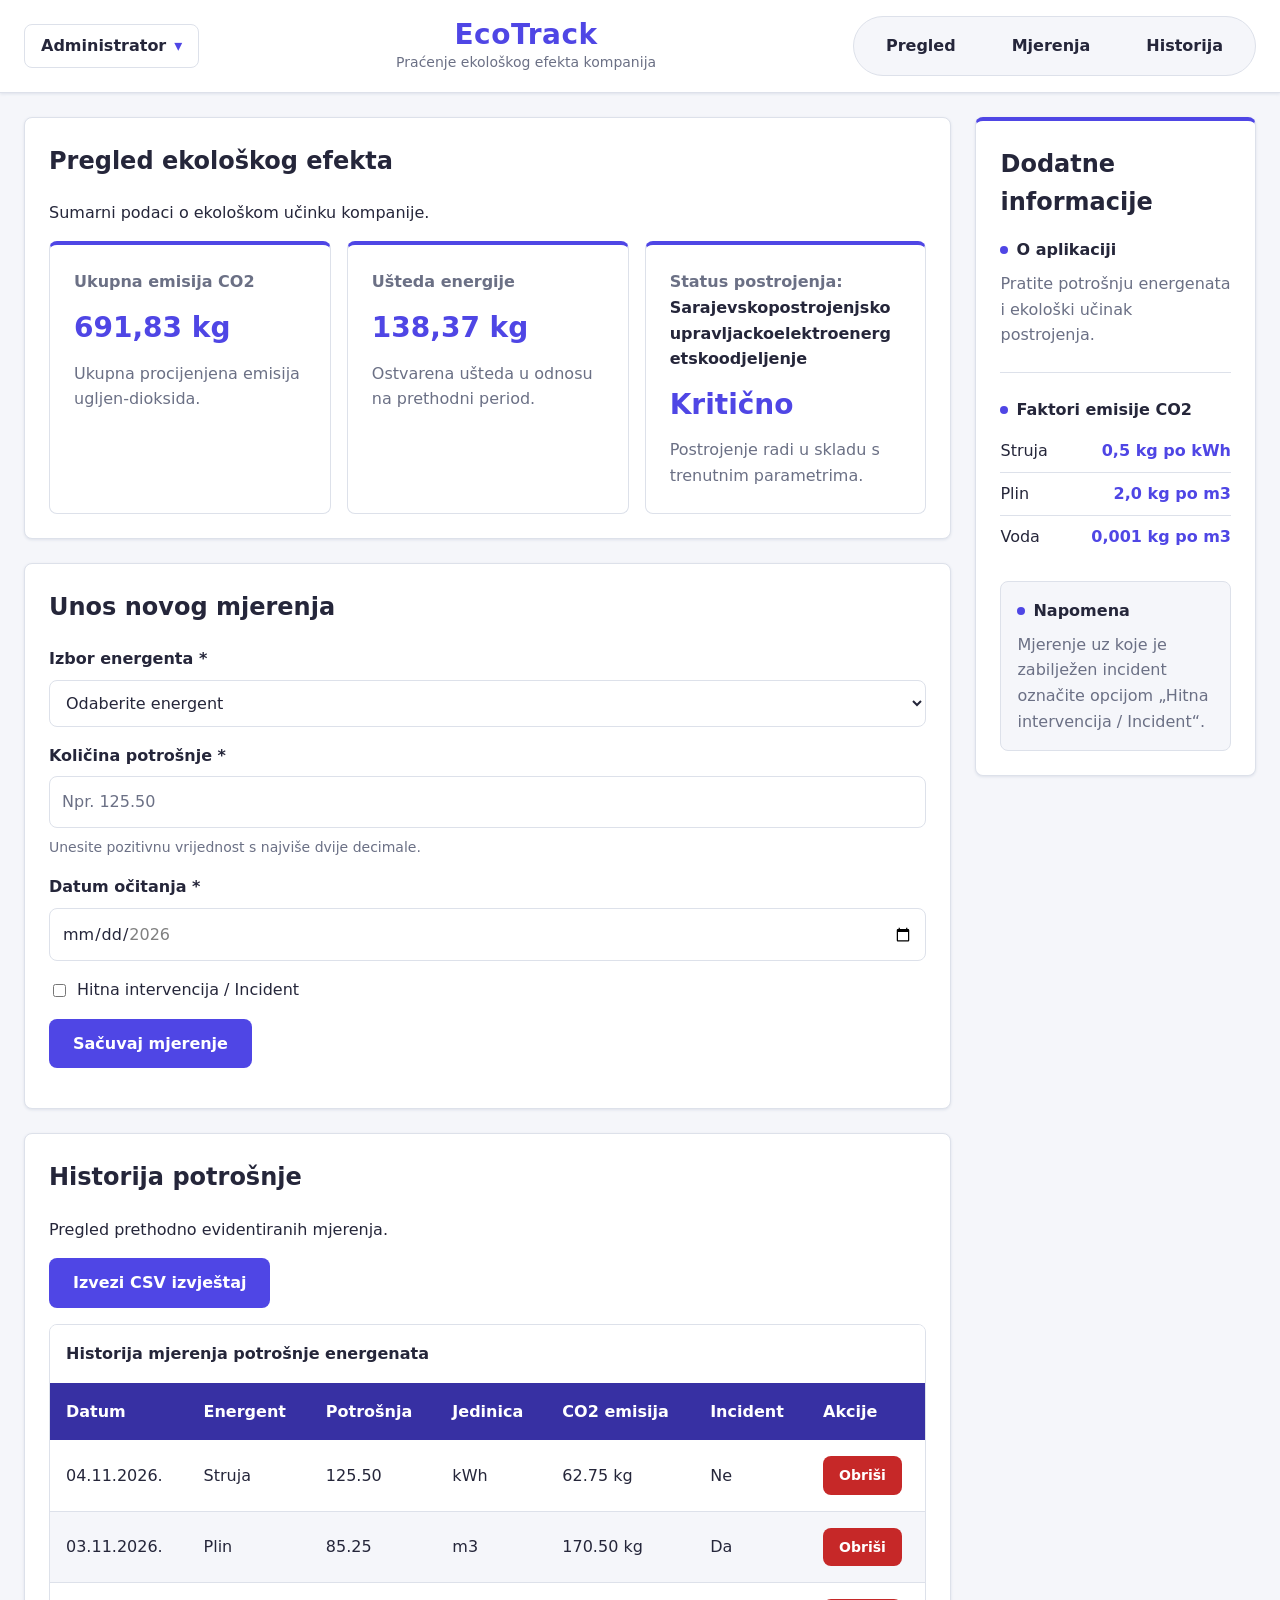
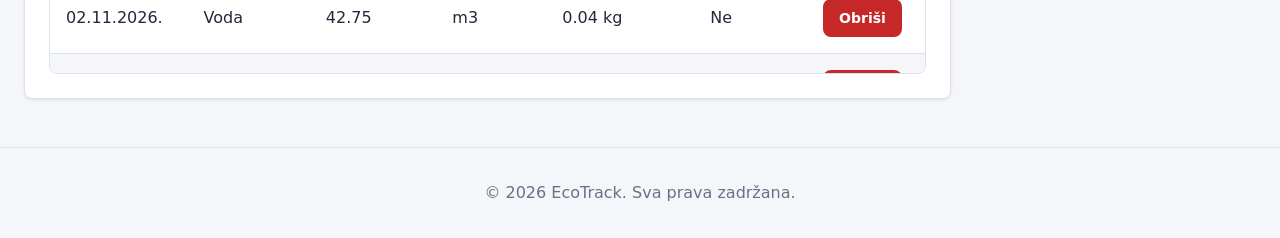
<file: index.html>
<!DOCTYPE html>
<html lang="bs">

<head>
    <meta charset="UTF-8">
    <meta name="viewport" content="width=device-width, initial-scale=1.0">
    <meta name="description" content="EcoTrack platforma za praćenje ekološkog efekta kompanija.">
    <title>EcoTrack - Ekološki monitoring</title>
    <link rel="stylesheet" href="css/style.css">
</head>

<body>
    <header class="app-header">
        <section class="brand">
            <h1>EcoTrack</h1>
            <p>Praćenje ekološkog efekta kompanija</p>
        </section>

        <nav aria-label="Glavna navigacija">
            <ul>
                <li><a href="#pregled">Pregled</a></li>
                <li><a href="#mjerenja">Mjerenja</a></li>
                <li><a href="#historija">Historija</a></li>
            </ul>
        </nav>

        <section class="user-profile">
            <details class="profile-menu">
                <summary>
                    <span class="profile-name">Administrator</span>
                    <span class="profile-icon" aria-hidden="true">▾</span>
                </summary>

                <section class="dropdown-content">
                    <h2>Profil korisnika</h2>
                    <p>administrator@ecotrack.ba</p>

                    <nav aria-label="Opcije profila">
                        <ul>
                            <li><a href="#profil">Moj profil</a></li>
                            <li><a href="#postavke">Postavke</a></li>
                            <li><a href="#odjava">Odjava</a></li>
                        </ul>
                    </nav>
                </section>
            </details>
        </section>
    </header>

    <main class="app-layout">
        <section class="workspace">
            <section id="pregled" class="overview">
                <h2>Pregled ekološkog efekta</h2>
                <p>Sumarni podaci o ekološkom učinku kompanije.</p>

                <section class="dashboard-cards" aria-label="Sumarni podaci">
                    <article class="dashboard-card">
                        <h3>Ukupna emisija CO2</h3>
                        <p class="card-value" data-testid="kartica-emisija">691,83 kg</p>
                        <p class="card-description">
                            Ukupna procijenjena emisija ugljen-dioksida.
                        </p>
                    </article>

                    <article class="dashboard-card">
                        <h3>Ušteda energije</h3>
                        <p class="card-value" data-testid="kartica-usteda">138,37 kg</p>
                        <p class="card-description">
                            Ostvarena ušteda u odnosu na prethodni period.
                        </p>
                    </article>

                    <article class="dashboard-card">
                        <h3>
                            Status postrojenja:
                            <span class="facility-name">
                                Sarajevskopostrojenjskoupravljackoelektroenergetskoodjeljenje
                            </span>
                        </h3>

                        <p class="card-value" data-testid="kartica-status">Kritično</p>
                        <p class="card-description">
                            Postrojenje radi u skladu s trenutnim parametrima.
                        </p>
                    </article>
                </section>
            </section>

            <section id="mjerenja" class="measurement-section">
                <h2>Unos novog mjerenja</h2>

                <form id="forma-mjerenje" data-testid="forma">
                    <section class="form-group">
                        <label for="energy-type">
                            Izbor energenta <span aria-hidden="true">*</span>
                        </label>

                        <select id="energy-type" name="energent" data-testid="energent" required>
                            <option value="" selected disabled>Odaberite energent</option>
                            <option value="struja">Struja</option>
                            <option value="plin">Plin</option>
                            <option value="voda">Voda</option>
                        </select>
                    </section>

                    <section class="form-group">
                        <label for="consumption">
                            Količina potrošnje <span aria-hidden="true">*</span>
                        </label>

                        <input type="number" id="consumption" name="kolicina" data-testid="kolicina"
                            min="0.01" step="0.01" placeholder="Npr. 125.50" required>

                        <p class="field-description">
                            Unesite pozitivnu vrijednost s najviše dvije decimale.
                        </p>
                    </section>

                    <section class="form-group">
                        <label for="reading-date">
                            Datum očitanja <span aria-hidden="true">*</span>
                        </label>

                        <input type="date" id="reading-date" name="datum" data-testid="datum" required>
                    </section>

                    <section class="form-group checkbox-group">
                        <input type="checkbox" id="incident" name="incident" data-testid="incident">

                        <label for="incident">
                            Hitna intervencija / Incident
                        </label>
                    </section>

                    <button type="submit" data-testid="submit">Sačuvaj mjerenje</button>
                </form>

                <div id="poruke" data-testid="poruke" role="status" aria-live="polite"></div>
            </section>

            <section id="historija" class="history-section">
                <h2>Historija potrošnje</h2>
                <p>Pregled prethodno evidentiranih mjerenja.</p>

                <p>
                    <button type="button" id="izvezi-csv">Izvezi CSV izvještaj</button>
                </p>

                <section class="table-container" aria-label="Tabela historije mjerenja">
                    <table data-testid="tabela">
                        <caption>
                            Historija mjerenja potrošnje energenata
                        </caption>

                        <thead>
                            <tr>
                                <th scope="col" data-column="datum">Datum</th>
                                <th scope="col" data-column="energent">Energent</th>
                                <th scope="col" data-column="kolicina">Potrošnja</th>
                                <th scope="col" data-column="jedinica">Jedinica</th>
                                <th scope="col" data-column="emisija">CO2 emisija</th>
                                <th scope="col" data-column="incident">Incident</th>
                                <th scope="col" data-column="akcije">Akcije</th>
                            </tr>
                        </thead>

                        <tbody>
                            <tr>
                                <td data-column="datum">04.11.2026.</td>
                                <td data-column="energent">Struja</td>
                                <td data-column="kolicina">125.50</td>
                                <td data-column="jedinica">kWh</td>
                                <td data-column="emisija">62.75 kg</td>
                                <td data-column="incident">Ne</td>
                                <td data-column="akcije"></td>
                            </tr>

                            <tr>
                                <td data-column="datum">03.11.2026.</td>
                                <td data-column="energent">Plin</td>
                                <td data-column="kolicina">85.25</td>
                                <td data-column="jedinica">m3</td>
                                <td data-column="emisija">170.50 kg</td>
                                <td data-column="incident">Da</td>
                                <td data-column="akcije"></td>
                            </tr>

                            <tr>
                                <td data-column="datum">02.11.2026.</td>
                                <td data-column="energent">Voda</td>
                                <td data-column="kolicina">42.75</td>
                                <td data-column="jedinica">m3</td>
                                <td data-column="emisija">0.04 kg</td>
                                <td data-column="incident">Ne</td>
                                <td data-column="akcije"></td>
                            </tr>

                            <tr>
                                <td data-column="datum">01.11.2026.</td>
                                <td data-column="energent">Struja</td>
                                <td data-column="kolicina">210.00</td>
                                <td data-column="jedinica">kWh</td>
                                <td data-column="emisija">105.00 kg</td>
                                <td data-column="incident">Ne</td>
                                <td data-column="akcije"></td>
                            </tr>

                            <tr>
                                <td data-column="datum">31.10.2026.</td>
                                <td data-column="energent">Plin</td>
                                <td data-column="kolicina">96.40</td>
                                <td data-column="jedinica">m3</td>
                                <td data-column="emisija">192.80 kg</td>
                                <td data-column="incident">Ne</td>
                                <td data-column="akcije"></td>
                            </tr>

                            <tr>
                                <td data-column="datum">30.10.2026.</td>
                                <td data-column="energent">Struja</td>
                                <td data-column="kolicina">145.80</td>
                                <td data-column="jedinica">kWh</td>
                                <td data-column="emisija">72.90 kg</td>
                                <td data-column="incident">Da</td>
                                <td data-column="akcije"></td>
                            </tr>

                            <tr>
                                <td data-column="datum">29.10.2026.</td>
                                <td data-column="energent">Voda</td>
                                <td data-column="kolicina">38.20</td>
                                <td data-column="jedinica">m3</td>
                                <td data-column="emisija">0.04 kg</td>
                                <td data-column="incident">Ne</td>
                                <td data-column="akcije"></td>
                            </tr>

                            <tr>
                                <td data-column="datum">28.10.2026.</td>
                                <td data-column="energent">Struja</td>
                                <td data-column="kolicina">175.60</td>
                                <td data-column="jedinica">kWh</td>
                                <td data-column="emisija">87.80 kg</td>
                                <td data-column="incident">Ne</td>
                                <td data-column="akcije"></td>
                            </tr>
                        </tbody>
                    </table>
                </section>
            </section>
        </section>

        <aside class="sidebar">
            <h2>Dodatne informacije</h2>

            <section>
                <h3>O aplikaciji</h3>
                <p>Pratite potrošnju energenata i ekološki učinak postrojenja.</p>
            </section>

            <section>
                <h3>Faktori emisije CO2</h3>
                <dl class="emission-factors">
                    <dt>Struja</dt>
                    <dd>0,5 kg po kWh</dd>
                    <dt>Plin</dt>
                    <dd>2,0 kg po m3</dd>
                    <dt>Voda</dt>
                    <dd>0,001 kg po m3</dd>
                </dl>
            </section>

            <section>
                <h3>Napomena</h3>
                <p>Mjerenje uz koje je zabilježen incident označite opcijom „Hitna intervencija / Incident“.</p>
            </section>
        </aside>
    </main>

    <footer class="app-footer">
        <p>&copy; 2026 EcoTrack. Sva prava zadržana.</p>
    </footer>
    <script src="js/Evidencija.js"></script>
    <script src="js/app.js"></script>
</body>

</html>
</file>
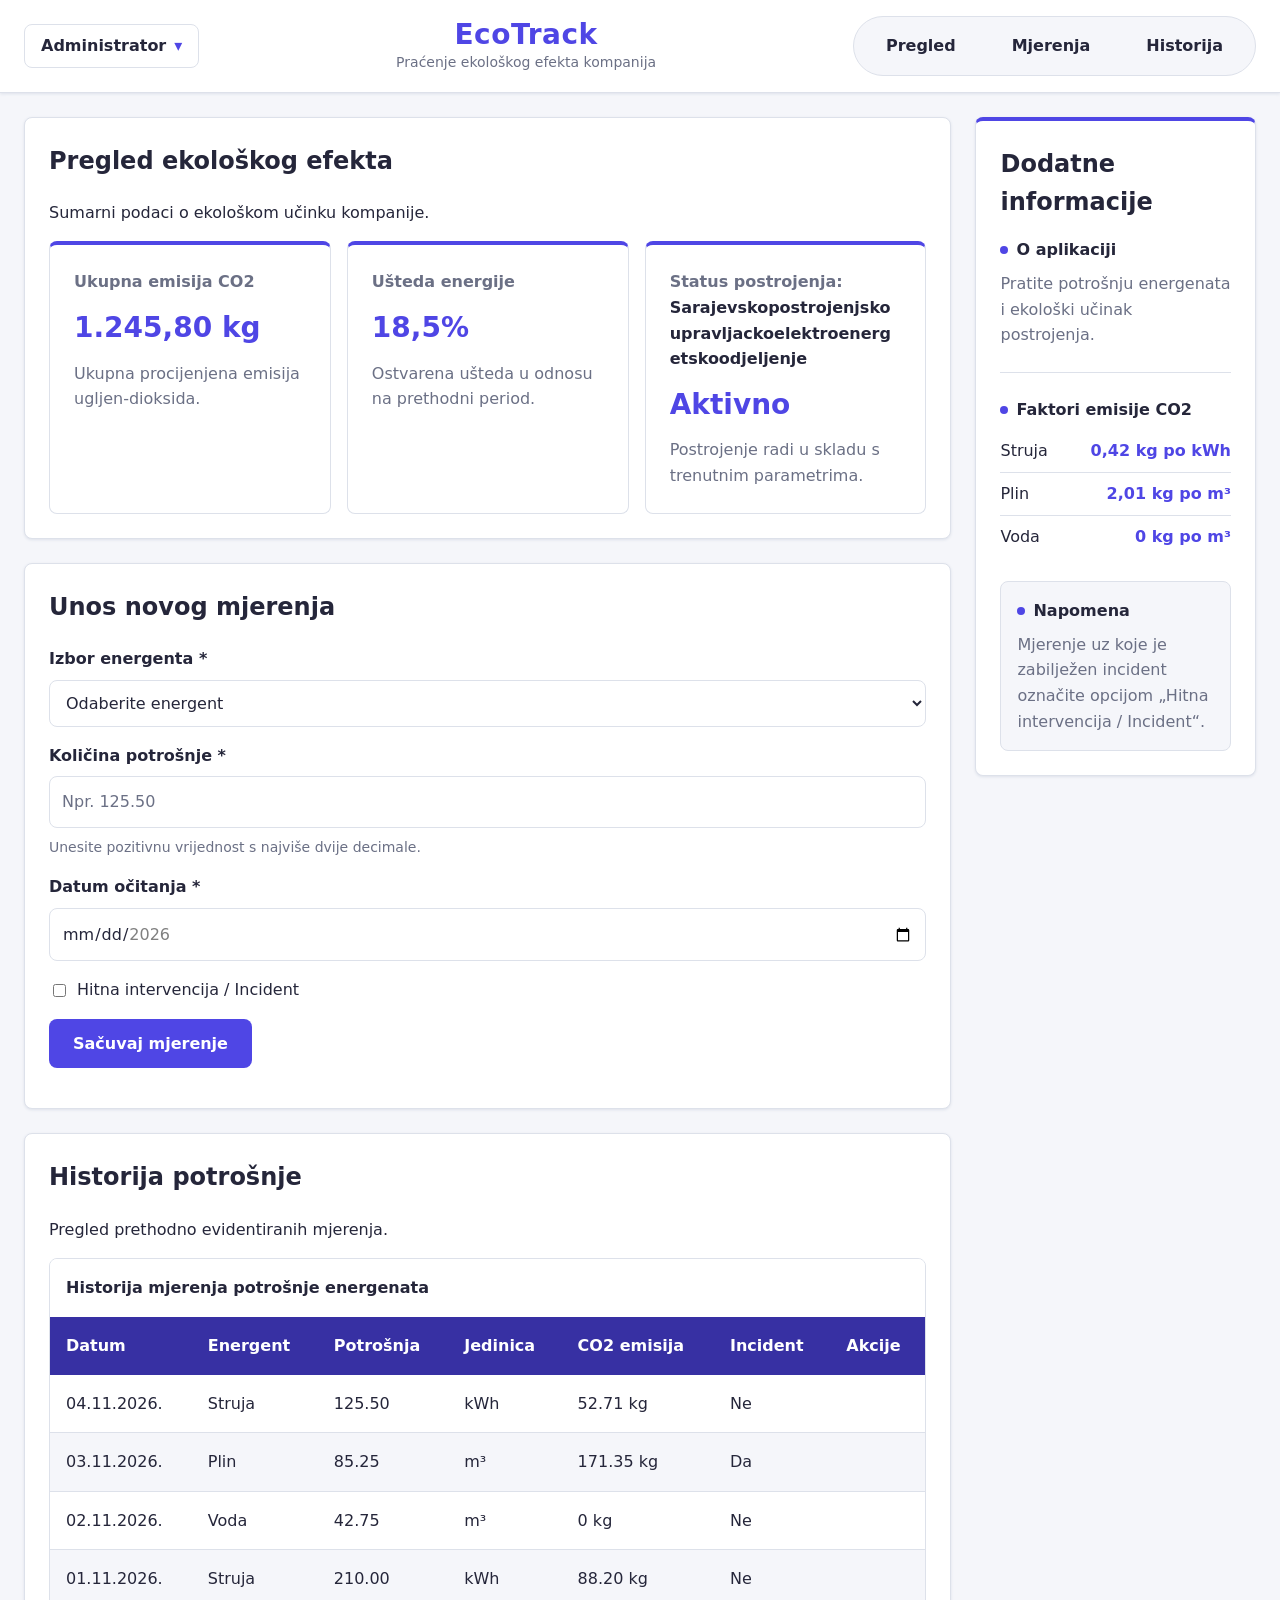
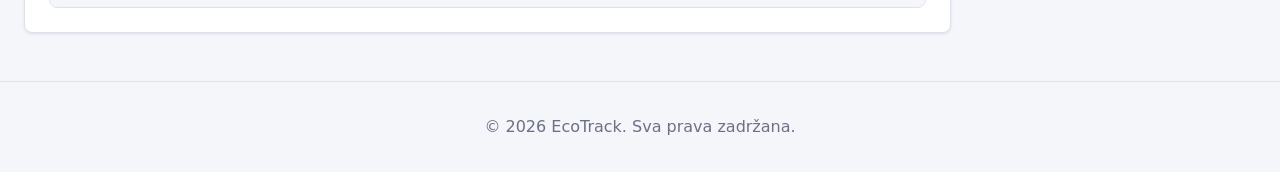
<file: html/index.html>
<!DOCTYPE html>
<html lang="bs">

<head>
    <meta charset="UTF-8">
    <meta name="viewport" content="width=device-width, initial-scale=1.0">
    <meta name="description" content="EcoTrack platforma za praćenje ekološkog efekta kompanija.">
    <title>EcoTrack - Ekološki monitoring</title>
    <link rel="stylesheet" href="../css/style.css">
</head>

<body>
    <header class="app-header">
        <section class="brand">
            <h1>EcoTrack</h1>
            <p>Praćenje ekološkog efekta kompanija</p>
        </section>

        <nav aria-label="Glavna navigacija">
            <ul>
                <li><a href="#pregled">Pregled</a></li>
                <li><a href="#mjerenja">Mjerenja</a></li>
                <li><a href="#historija">Historija</a></li>
            </ul>
        </nav>


        <section class="user-profile">
            <details class="profile-menu">
                <summary>
                    <span class="profile-name">Administrator</span>
                    <span class="profile-icon" aria-hidden="true">▾</span>
                </summary>

                <section class="dropdown-content">
                    <h2>Profil korisnika</h2>
                    <p>administrator@ecotrack.ba</p>

                    <nav aria-label="Opcije profila">
                        <ul>
                            <li><a href="#profil">Moj profil</a></li>
                            <li><a href="#postavke">Postavke</a></li>
                            <li><a href="#odjava">Odjava</a></li>
                        </ul>
                    </nav>
                </section>
            </details>
        </section>

    </header>

    <main class="app-layout">

        <section class="workspace">

            <section id="pregled" class="overview">
                <h2>Pregled ekološkog efekta</h2>
                <p>Sumarni podaci o ekološkom učinku kompanije.</p>

                <section class="dashboard-cards" aria-label="Sumarni podaci">
                    <article class="dashboard-card">
                        <h3>Ukupna emisija CO2</h3>
                        <p class="card-value" data-testid="kartica-emisija">1.245,80 kg</p>
                        <p class="card-description">
                            Ukupna procijenjena emisija ugljen-dioksida.
                        </p>
                    </article>

                    <article class="dashboard-card">
                        <h3>Ušteda energije</h3>
                        <p class="card-value" data-testid="kartica-usteda">18,5%</p>
                        <p class="card-description">
                            Ostvarena ušteda u odnosu na prethodni period.
                        </p>
                    </article>

                    <article class="dashboard-card">
                        <h3>
                            Status postrojenja:
                            <span class="facility-name">
                                Sarajevskopostrojenjskoupravljackoelektroenergetskoodjeljenje
                            </span>
                        </h3>

                        <p class="card-value" data-testid="kartica-status">Aktivno</p>
                        <p class="card-description">
                            Postrojenje radi u skladu s trenutnim parametrima.
                        </p>
                    </article>
                </section>
            </section>


            <section id="mjerenja" class="measurement-section">
                <h2>Unos novog mjerenja</h2>

                <form id="forma-mjerenje" data-testid="forma-mjerenje">
                    <section class="form-group">
                        <label for="energy-type">
                            Izbor energenta <span aria-hidden="true">*</span>
                        </label>

                        <select id="energy-type" name="energent" required>
                            <option value="" selected disabled>Odaberite energent</option>
                            <option value="struja">Struja</option>
                            <option value="plin">Plin</option>
                            <option value="voda">Voda</option>
                        </select>
                    </section>

                    <section class="form-group">
                        <label for="consumption">
                            Količina potrošnje <span aria-hidden="true">*</span>
                        </label>

                        <input type="number" id="consumption" name="kolicina" min="0.01" step="0.01"
                            placeholder="Npr. 125.50" required>

                        <p class="field-description">
                            Unesite pozitivnu vrijednost s najviše dvije decimale.
                        </p>
                    </section>

                    <section class="form-group">
                        <label for="reading-date">
                            Datum očitanja <span aria-hidden="true">*</span>
                        </label>

                        <input type="date" id="reading-date" name="datum" min="2026-01-01" max="2026-12-31" required>
                    </section>

                    <section class="form-group checkbox-group">
                        <input type="checkbox" id="incident" name="incident">

                        <label for="incident">
                            Hitna intervencija / Incident
                        </label>
                    </section>

                    <button type="submit">Sačuvaj mjerenje</button>
                </form>

                <div id="poruke" role="status" aria-live="polite"></div>
            </section>


            <section id="historija" class="history-section">
                <h2>Historija potrošnje</h2>
                <p>Pregled prethodno evidentiranih mjerenja.</p>

                <section class="table-container" aria-label="Tabela historije mjerenja">
                    <table data-testid="tabela">
                        <caption>
                            Historija mjerenja potrošnje energenata
                        </caption>

                        <thead>
                            <tr>
                                <th scope="col" data-column="datum">Datum</th>
                                <th scope="col" data-column="energent">Energent</th>
                                <th scope="col" data-column="kolicina">Potrošnja</th>
                                <th scope="col" data-column="jedinica">Jedinica</th>
                                <th scope="col" data-column="emisija">CO2 emisija</th>
                                <th scope="col" data-column="incident">Incident</th>
                                <th scope="col" data-column="akcije">Akcije</th>
                            </tr>
                        </thead>


                        <tbody>
                            <tr>
                                <td data-column="datum">04.11.2026.</td>
                                <td data-column="energent">Struja</td>
                                <td data-column="kolicina">125.50</td>
                                <td data-column="jedinica">kWh</td>
                                <td data-column="emisija">52.71 kg</td>
                                <td data-column="incident">Ne</td>
                                <td data-column="akcije"></td>
                            </tr>

                            <tr>
                                <td data-column="datum">03.11.2026.</td>
                                <td data-column="energent">Plin</td>
                                <td data-column="kolicina">85.25</td>
                                <td data-column="jedinica">m³</td>
                                <td data-column="emisija">171.35 kg</td>
                                <td data-column="incident">Da</td>
                                <td data-column="akcije"></td>
                            </tr>

                            <tr>
                                <td data-column="datum">02.11.2026.</td>
                                <td data-column="energent">Voda</td>
                                <td data-column="kolicina">42.75</td>
                                <td data-column="jedinica">m³</td>
                                <td data-column="emisija">0 kg</td>
                                <td data-column="incident">Ne</td>
                                <td data-column="akcije"></td>
                            </tr>

                            <tr>
                                <td data-column="datum">01.11.2026.</td>
                                <td data-column="energent">Struja</td>
                                <td data-column="kolicina">210.00</td>
                                <td data-column="jedinica">kWh</td>
                                <td data-column="emisija">88.20 kg</td>
                                <td data-column="incident">Ne</td>
                                <td data-column="akcije"></td>
                            </tr>

                            <tr>
                                <td data-column="datum">31.10.2026.</td>
                                <td data-column="energent">Plin</td>
                                <td data-column="kolicina">96.40</td>
                                <td data-column="jedinica">m³</td>
                                <td data-column="emisija">193.76 kg</td>
                                <td data-column="incident">Ne</td>
                                <td data-column="akcije"></td>
                            </tr>

                            <tr>
                                <td data-column="datum">30.10.2026.</td>
                                <td data-column="energent">Struja</td>
                                <td data-column="kolicina">145.80</td>
                                <td data-column="jedinica">kWh</td>
                                <td data-column="emisija">61.24 kg</td>
                                <td data-column="incident">Da</td>
                                <td data-column="akcije"></td>
                            </tr>

                            <tr>
                                <td data-column="datum">29.10.2026.</td>
                                <td data-column="energent">Voda</td>
                                <td data-column="kolicina">38.20</td>
                                <td data-column="jedinica">m³</td>
                                <td data-column="emisija">0 kg</td>
                                <td data-column="incident">Ne</td>
                                <td data-column="akcije"></td>
                            </tr>

                            <tr>
                                <td data-column="datum">28.10.2026.</td>
                                <td data-column="energent">Struja</td>
                                <td data-column="kolicina">175.60</td>
                                <td data-column="jedinica">kWh</td>
                                <td data-column="emisija">73.75 kg</td>
                                <td data-column="incident">Ne</td>
                                <td data-column="akcije"></td>
                            </tr>
                        </tbody>

                    </table>
                </section>
            </section>

        </section>

        <aside class="sidebar">
            <h2>Dodatne informacije</h2>

            <section>
                <h3>O aplikaciji</h3>
                <p>Pratite potrošnju energenata i ekološki učinak postrojenja.</p>
            </section>

            <section>
                <h3>Faktori emisije CO2</h3>
                <dl class="emission-factors">
                    <dt>Struja</dt>
                    <dd>0,42 kg po kWh</dd>
                    <dt>Plin</dt>
                    <dd>2,01 kg po m³</dd>
                    <dt>Voda</dt>
                    <dd>0 kg po m³</dd>
                </dl>
            </section>

            <section>
                <h3>Napomena</h3>
                <p>Mjerenje uz koje je zabilježen incident označite opcijom „Hitna intervencija / Incident“.</p>
            </section>
        </aside>
    </main>

    <footer class="app-footer">
        <p>&copy; 2026 EcoTrack. Sva prava zadržana.</p>
    </footer>
    <script type="module" src="../js/app.js"></script>
</body>

</html>
</file>
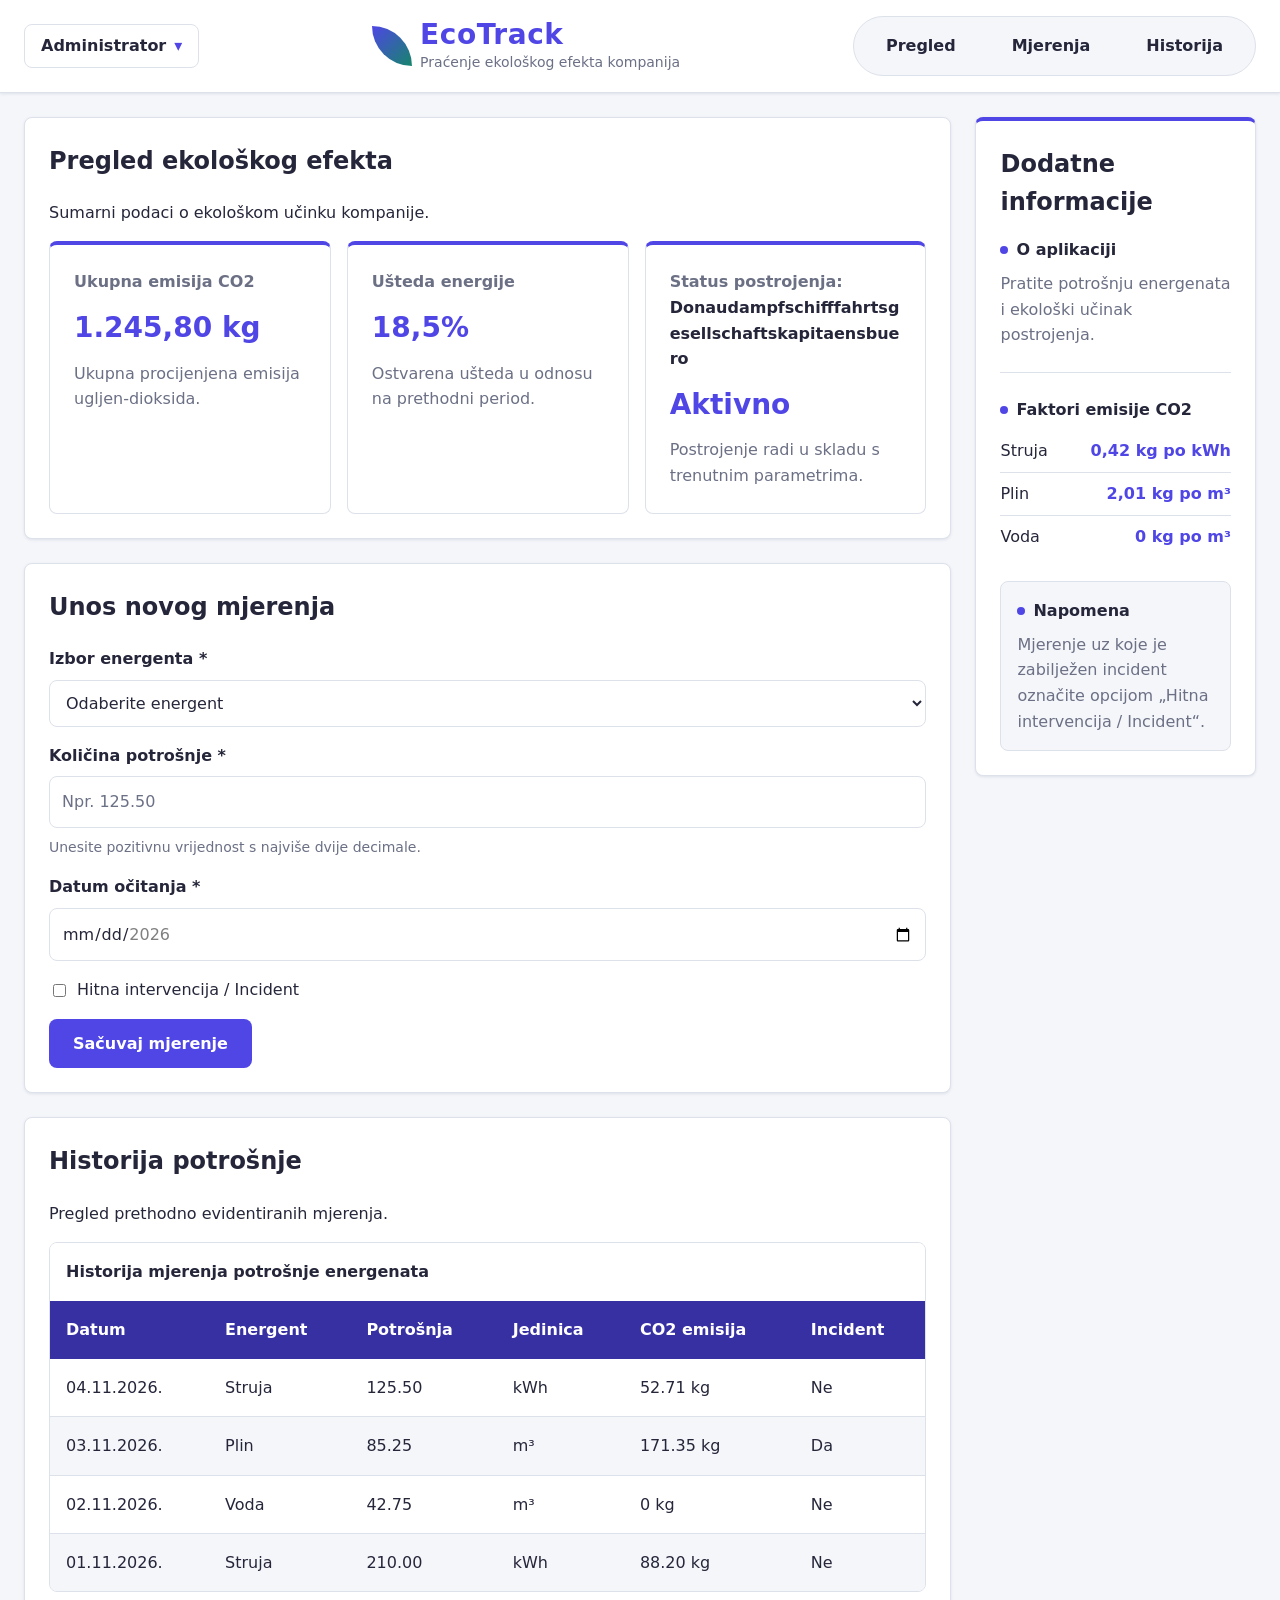
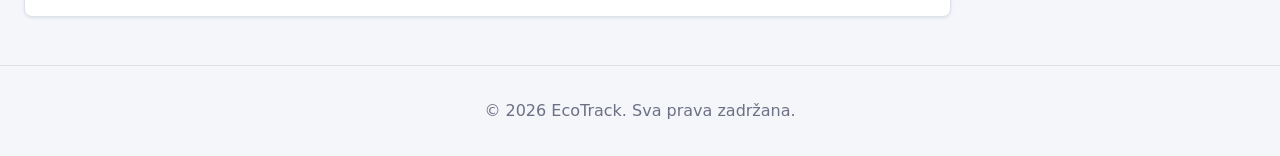
<file: EcoTrack/html/index.html>
<!DOCTYPE html>
<html lang="bs">

<head>
    <meta charset="UTF-8">
    <meta name="viewport" content="width=device-width, initial-scale=1.0">
    <meta name="description" content="EcoTrack platforma za praćenje ekološkog efekta kompanija.">
    <title>EcoTrack - Ekološki monitoring</title>
    <link rel="stylesheet" href="../css/style.css">
</head>

<body>
    <header class="app-header">
        <section class="brand">
            <h1>EcoTrack</h1>
            <p>Praćenje ekološkog efekta kompanija</p>
        </section>

        <nav aria-label="Glavna navigacija">
            <ul>
                <li><a href="#pregled">Pregled</a></li>
                <li><a href="#mjerenja">Mjerenja</a></li>
                <li><a href="#historija">Historija</a></li>
            </ul>
        </nav>

        
<section class="user-profile">
    <details class="profile-menu">
        <summary>
            <span class="profile-name">Administrator</span>
            <span class="profile-icon" aria-hidden="true">▾</span>
        </summary>

        <section class="dropdown-content">
            <h2>Profil korisnika</h2>
            <p>administrator@ecotrack.ba</p>

            <nav aria-label="Opcije profila">
                <ul>
                    <li><a href="#profil">Moj profil</a></li>
                    <li><a href="#postavke">Postavke</a></li>
                    <li><a href="#odjava">Odjava</a></li>
                </ul>
            </nav>
        </section>
    </details>
</section>

    </header>

    <main class="app-layout">

        <section class="workspace">

            <section id="pregled" class="overview">
                <h2>Pregled ekološkog efekta</h2>
                <p>Sumarni podaci o ekološkom učinku kompanije.</p>

                <section class="dashboard-cards" aria-label="Sumarni podaci">
                    <article class="dashboard-card">
                        <h3>Ukupna emisija CO2</h3>
                        <p class="card-value">1.245,80 kg</p>
                        <p class="card-description">
                            Ukupna procijenjena emisija ugljen-dioksida.
                        </p>
                    </article>

                    <article class="dashboard-card">
                        <h3>Ušteda energije</h3>
                        <p class="card-value">18,5%</p>
                        <p class="card-description">
                            Ostvarena ušteda u odnosu na prethodni period.
                        </p>
                    </article>

                    <article class="dashboard-card">
                        <h3>
                            Status postrojenja:
                            <span class="facility-name">
                                Donaudampfschifffahrtsgesellschaftskapitaensbuero
                            </span>
                        </h3>

                        <p class="card-value">Aktivno</p>
                        <p class="card-description">
                            Postrojenje radi u skladu s trenutnim parametrima.
                        </p>
                    </article>
                </section>
            </section>


            <section id="mjerenja" class="measurement-section">
                <h2>Unos novog mjerenja</h2>

                <form action="#" method="post">
                    <section class="form-group">
                        <label for="energy-type">
                            Izbor energenta <span aria-hidden="true">*</span>
                        </label>

                        <select id="energy-type" name="energy-type" required>
                            <option value="" selected disabled>Odaberite energent</option>
                            <option value="struja">Struja</option>
                            <option value="plin">Plin</option>
                            <option value="voda">Voda</option>
                        </select>
                    </section>

                    <section class="form-group">
                        <label for="consumption">
                            Količina potrošnje <span aria-hidden="true">*</span>
                        </label>

                        <input type="number" id="consumption" name="consumption" min="0.01" step="0.01"
                            placeholder="Npr. 125.50" required>

                        <p class="field-description">
                            Unesite pozitivnu vrijednost s najviše dvije decimale.
                        </p>
                    </section>

                    <section class="form-group">
                        <label for="reading-date">
                            Datum očitanja <span aria-hidden="true">*</span>
                        </label>

                        <input type="date" id="reading-date" name="reading-date" min="2026-01-01" max="2026-12-31"
                            required>
                    </section>

                    <section class="form-group checkbox-group">
                        <input type="checkbox" id="incident" name="incident">

                        <label for="incident">
                            Hitna intervencija / Incident
                        </label>
                    </section>

                    <button type="submit">Sačuvaj mjerenje</button>
                </form>
            </section>


            <section id="historija" class="history-section">
                <h2>Historija potrošnje</h2>
                <p>Pregled prethodno evidentiranih mjerenja.</p>

                <section class="table-container" aria-label="Tabela historije mjerenja">
                    <table>
                        <caption>
                            Historija mjerenja potrošnje energenata
                        </caption>

                        <thead>
                            <tr>
                                <th scope="col">Datum</th>
                                <th scope="col">Energent</th>
                                <th scope="col">Potrošnja</th>
                                <th scope="col">Jedinica</th>
                                <th scope="col">CO2 emisija</th>
                                <th scope="col">Incident</th>
                            </tr>
                        </thead>

                        <tbody>
                            <tr>
                                <td>04.11.2026.</td>
                                <td>Struja</td>
                                <td>125.50</td>
                                <td>kWh</td>
                                <td>52.71 kg</td>
                                <td>Ne</td>
                            </tr>

                            <tr>
                                <td>03.11.2026.</td>
                                <td>Plin</td>
                                <td>85.25</td>
                                <td>m³</td>
                                <td>171.35 kg</td>
                                <td>Da</td>
                            </tr>

                            <tr>
                                <td>02.11.2026.</td>
                                <td>Voda</td>
                                <td>42.75</td>
                                <td>m³</td>
                                <td>0 kg</td>
                                <td>Ne</td>
                            </tr>

                            <tr>
                                <td>01.11.2026.</td>
                                <td>Struja</td>
                                <td>210.00</td>
                                <td>kWh</td>
                                <td>88.20 kg</td>
                                <td>Ne</td>
                            </tr>

                            <tr>
                                <td>31.10.2026.</td>
                                <td>Plin</td>
                                <td>96.40</td>
                                <td>m³</td>
                                <td>193.76 kg</td>
                                <td>Ne</td>
                            </tr>

                            <tr>
                                <td>30.10.2026.</td>
                                <td>Struja</td>
                                <td>145.80</td>
                                <td>kWh</td>
                                <td>61.24 kg</td>
                                <td>Da</td>
                            </tr>

                            <tr>
                                <td>29.10.2026.</td>
                                <td>Voda</td>
                                <td>38.20</td>
                                <td>m³</td>
                                <td>0 kg</td>
                                <td>Ne</td>
                            </tr>

                            <tr>
                                <td>28.10.2026.</td>
                                <td>Struja</td>
                                <td>175.60</td>
                                <td>kWh</td>
                                <td>73.75 kg</td>
                                <td>Ne</td>
                            </tr>
                        </tbody>
                    </table>
                </section>
            </section>

        </section>

        <aside class="sidebar">
            <h2>Dodatne informacije</h2>

            <section>
                <h3>O aplikaciji</h3>
                <p>Pratite potrošnju energenata i ekološki učinak postrojenja.</p>
            </section>

            <section>
                <h3>Faktori emisije CO2</h3>
                <dl class="emission-factors">
                    <dt>Struja</dt>
                    <dd>0,42 kg po kWh</dd>
                    <dt>Plin</dt>
                    <dd>2,01 kg po m³</dd>
                    <dt>Voda</dt>
                    <dd>0 kg po m³</dd>
                </dl>
            </section>

            <section>
                <h3>Napomena</h3>
                <p>Mjerenje uz koje je zabilježen incident označite opcijom „Hitna intervencija / Incident“.</p>
            </section>
        </aside>
    </main>

    <footer class="app-footer">
        <p>&copy; 2026 EcoTrack. Sva prava zadržana.</p>
    </footer>
</body>

</html>
</file>
<file: css/style.css>
:root {
    color-scheme: light;

    --color-primary: #4F46E5;
    --color-primary-hover: #4338CA;

    --color-background: #F5F6FA;
    --color-surface: #FFFFFF;

    --color-text: #25263A;
    --color-text-light: #6B7085;
    --color-border: #DDE1EA;

    --color-error: #C2415C;
    --color-success: #16856B;
    --color-error-background: #FFF1F2;

    --color-on-primary: #FFFFFF;
    --color-danger: #C62828;
    --color-on-danger: #FFFFFF;

    --color-table-header: #3730A3;
    --color-row-hover: #EEF0FF;
    --color-table-text: #FFFFFF;

    --spacing-small: 0.5rem;
    --spacing-medium: 1rem;
    --spacing-large: 1.5rem;
    --control-padding: 0.75rem;

    --font-main: system-ui, -apple-system, "Segoe UI", Roboto, Arial, sans-serif;
    --font-size-small: 0.875rem;
    --font-size-base: 1rem;
    --font-size-large: 1.5rem;
    --font-size-xl: 1.75rem;
    --line-height-base: 1.6;

    --border-width: 1px;
    --border-radius: 8px;
    --card-accent-width: 4px;

    --shadow-card: 0 1px 3px var(--color-border);
    --shadow-raised: 0 8px 20px var(--color-border);
    --transition-fast: 0.2s ease;

    --sidebar-width: 280px;
    --dot-size: 0.5rem;
    --card-min-width: 250px;
    --table-min-width: 700px;
    --dropdown-width: 220px;
    --page-max-width: 1400px;
    --page-gutter: max(var(--spacing-large), calc((100% - var(--page-max-width)) / 2));

    --layer-workspace: 1;
    --layer-header: 2;

    --focus-outline-width: 3px;
    --focus-outline-offset: 2px;

    --brand-letter-spacing: 0.02em;
    --heading-line-height: 1.2;

    --card-hover-offset: -5px;
    --card-hover-shadow: 0 6px 8px var(--color-border);

    --radius-pill: 999px;
    --logo-size: 2.5rem;
    --logo-radius: 0 100%;
    --brand-weight: 800;

    --heading-letter-spacing: 0.06em;
}


@media (prefers-color-scheme: dark) {
    :root {
        color-scheme: dark;

        --color-primary: #A5B4FC;
        --color-primary-hover: #C7D2FE;

        --color-background: #141625;
        --color-surface: #202338;

        --color-text: #F1F2FA;
        --color-text-light: #B2B6CC;
        --color-border: #41465F;

        --color-error: #FDA4AF;
        --color-success: #6EE7B7;
        --color-error-background: #3B202B;

        --color-on-primary: #17182A;
        --color-danger: #F87171;
        --color-on-danger: #17182A; 

        --color-table-header: #30345B;
        --color-row-hover: #2A304B;
        --color-table-text: #FFFFFF;
    }
}


* {
    box-sizing: border-box;
}

@media (prefers-reduced-motion: no-preference) {
    html {
        scroll-behavior: smooth;
    }
}

body {
    margin: 0;
    font-family: var(--font-main);
    background-color: var(--color-background);
    color: var(--color-text);
    line-height: var(--line-height-base);
    accent-color: var(--color-primary);
}

a {
    color: var(--color-primary);
    text-decoration: none;
}

a:hover {
    text-decoration: underline;
}

a:focus-visible,
button:focus-visible,
input:focus-visible,
select:focus-visible,
summary:focus-visible {
    outline: var(--focus-outline-width) solid var(--color-primary);
    outline-offset: var(--focus-outline-offset);
}


/* Zaglavlje */
.app-header {
    display: flex;
    align-items: center;
    justify-content: space-between;
    flex-wrap: wrap;
    gap: var(--spacing-medium) var(--spacing-large);
    padding: var(--spacing-medium) var(--page-gutter);
    background-color: var(--color-surface);
    border-bottom: var(--border-width) solid var(--color-border);
    box-shadow: var(--shadow-card);
    position: relative;
    z-index: var(--layer-header);
}

.brand {
    display: grid;
    grid-template-columns: 1fr;
    justify-items: center;
    text-align: center;
}

.brand h1 {
    margin: 0;
    font-size: var(--font-size-xl);
    font-weight: var(--brand-weight);
    letter-spacing: var(--brand-letter-spacing);
    line-height: var(--heading-line-height);
    color: var(--color-primary);
}

.brand p {
    margin: 0;
    color: var(--color-text-light);
    font-size: var(--font-size-small);
}

.app-header > nav ul {
    display: flex;
    flex-wrap: wrap;
    gap: var(--spacing-small);
    padding: var(--spacing-small);
    margin: 0;
    list-style: none;
    background-color: var(--color-background);
    border: var(--border-width) solid var(--color-border);
    border-radius: var(--radius-pill);
}

.app-header > nav a {
    display: block;
    padding: var(--spacing-small) var(--spacing-large);
    border-radius: var(--radius-pill);
    color: var(--color-text);
    font-weight: bold;
    transition: background-color var(--transition-fast),
                color var(--transition-fast),
                box-shadow var(--transition-fast);
}

.app-header > nav a:hover,
.app-header > nav a:focus-visible {
    background-color: var(--color-primary);
    color: var(--color-on-primary);
    box-shadow: var(--shadow-card);
    text-decoration: none;
}

.user-profile {
    order: -1;
    position: relative;
}

.user-profile h2 {
    margin: 0;
    font-size: var(--font-size-base);
}

.user-profile p {
    margin: 0;
    color: var(--color-text-light);
}

.app-layout {
    display: flex;
    align-items: flex-start;
    flex-wrap: wrap;
    gap: var(--spacing-large);
    padding: var(--spacing-large) var(--page-gutter);
    position: relative;
    z-index: var(--layer-workspace);
}

.sidebar {
    flex: 1 1 var(--sidebar-width);
    padding: var(--spacing-large);
    background-color: var(--color-surface);
    border: var(--border-width) solid var(--color-border);
    border-top: var(--card-accent-width) solid var(--color-primary);
    border-radius: var(--border-radius);
    box-shadow: var(--shadow-card);
}

.sidebar h2 {
    margin: 0 0 var(--spacing-medium);
    font-size: var(--font-size-large);
}

.sidebar section + section {
    margin-top: var(--spacing-large);
    padding-top: var(--spacing-large);
    border-top: var(--border-width) solid var(--color-border);
}

.sidebar h3 {
    display: flex;
    align-items: center;
    gap: var(--spacing-small);
    margin: 0 0 var(--spacing-small);
    font-size: var(--font-size-base);
    color: var(--color-text);
}

.sidebar h3::before {
    content: "";
    flex-shrink: 0;
    width: var(--dot-size);
    height: var(--dot-size);
    background-color: var(--color-primary);
    border-radius: var(--radius-pill);
}

.sidebar p {
    margin: 0;
    color: var(--color-text-light);
    font-size: var(--font-size-base);
}

.sidebar section:last-child {
    padding: var(--spacing-medium);
    background-color: var(--color-background);
    border: var(--border-width) solid var(--color-border);
    border-radius: var(--border-radius);
}

.emission-factors {
    display: grid;
    grid-template-columns: 1fr auto;
    margin: 0;
}

.emission-factors dt,
.emission-factors dd {
    padding: var(--spacing-small) 0;
    border-bottom: var(--border-width) solid var(--color-border);
}

.emission-factors dt {
    color: var(--color-text);
}

.emission-factors dd {
    margin: 0;
    text-align: right;
    font-weight: bold;
    color: var(--color-primary);
}

.emission-factors dt:last-of-type,
.emission-factors dd:last-of-type {
    border-bottom: none;
}

.workspace {
    flex: 999 1 400px;
    min-width: 0;
}

.overview,
.measurement-section,
.history-section {
    margin-bottom: var(--spacing-large);
    padding: var(--spacing-large);
    background-color: var(--color-surface);
    border: var(--border-width) solid var(--color-border);
    border-radius: var(--border-radius);
    box-shadow: var(--shadow-card);
}

.overview h2,
.measurement-section h2,
.history-section h2 {
    margin-top: 0;
    font-size: var(--font-size-large);
}

form {
    display: flex;
    flex-direction: column;
    gap: var(--spacing-medium);
}

.form-group {
    display: flex;
    flex-direction: column;
    gap: var(--spacing-small);
}

.form-group label {
    font-weight: bold;
}

input,
select {
    width: 100%;
    padding: var(--control-padding);
    font: inherit;
    color: var(--color-text);
    background-color: var(--color-surface);
    border: var(--border-width) solid var(--color-border);
    border-radius: var(--border-radius);
}

input::placeholder {
    color: var(--color-text-light);
}

.field-description {
    margin: 0;
    color: var(--color-text-light);
    font-size: var(--font-size-small);
}

.checkbox-group {
    flex-direction: row;
    align-items: center;
}

.checkbox-group input {
    width: auto;
}

.checkbox-group label {
    font-weight: normal;
}

button {
    align-self: flex-start;
    padding: var(--control-padding) var(--spacing-large);
    font: inherit;
    font-weight: bold;
    color: var(--color-on-primary);
    background-color: var(--color-primary);
    border: none;
    border-radius: var(--border-radius);
    cursor: pointer;
    transition: background-color var(--transition-fast), transform var(--transition-fast);
}

button:hover {
    background-color: var(--color-primary-hover);
}

button:active {
    transform: translateY(1px);
}

input:user-invalid,
select:user-invalid {
    border-color: var(--color-error);
    background-color: var(--color-error-background);
}

input:valid,
select:valid {
    border-color: var(--color-success);
}

.app-footer {
    padding: var(--spacing-medium) var(--page-gutter);
    text-align: center;
    color: var(--color-text-light);
    border-top: var(--border-width) solid var(--color-border);
}

.dashboard-cards {
    display: grid;
    grid-template-columns: repeat(auto-fit, minmax(min(100%, var(--card-min-width)), 1fr));
    gap: var(--spacing-medium);
}

.dashboard-card {
    min-width: 0;
    padding: var(--spacing-large);
    background-color: var(--color-surface);
    border: var(--border-width) solid var(--color-border);
    border-top: var(--card-accent-width) solid var(--color-primary);
    border-radius: var(--border-radius);
    transition: transform var(--transition-fast), filter var(--transition-fast);
}

.dashboard-card h3 {
    margin-top: 0;
    overflow-wrap: anywhere;
    font-size: var(--font-size-base);
    color: var(--color-text-light);
}

.facility-name {
    overflow-wrap: anywhere;
    word-break: normal;
    color: var(--color-text);
}

.card-value {
    margin: var(--spacing-medium) 0;
    color: var(--color-primary);
    font-size: var(--font-size-xl);
    font-weight: bold;
    line-height: var(--heading-line-height);
}

.card-description {
    margin-bottom: 0;
    color: var(--color-text-light);
}

.dashboard-card:hover {
    transform: translateY(var(--card-hover-offset));
    filter: drop-shadow(var(--card-hover-shadow));
}

@media (prefers-reduced-motion: reduce) {
    .dashboard-card,
    .app-header > nav a,
    button {
        transition: none;
    }

    .dashboard-card:hover {
        transform: none;
    }
}

.table-container {
    width: 100%;
    max-height: 350px;
    overflow: auto;
    border: var(--border-width) solid var(--color-border);
    border-radius: var(--border-radius);
}

table {
    width: 100%;
    min-width: var(--table-min-width);
    border-collapse: separate;
    border-spacing: 0;
}

caption {
    padding: var(--spacing-medium);
    font-weight: bold;
    text-align: left;
    background-color: var(--color-surface);
}

thead th {
    position: sticky;
    top: 0;
    z-index: 1;
    padding: var(--spacing-medium);
    text-align: left;
    background-color: var(--color-table-header);
    color: var(--color-table-text);
}

tbody td {
    padding: var(--spacing-medium);
    border-bottom: var(--border-width) solid var(--color-border);
}

tbody tr:nth-child(even) {
    background-color: var(--color-background);
}

tbody tr:hover {
    background-color: var(--color-row-hover);
}

@media (max-width: 767px) {
    .table-container {
        overflow-x: auto;
    }
}

.profile-menu {
    position: relative;
}

.profile-menu summary {
    display: flex;
    align-items: center;
    gap: var(--spacing-small);
    padding: var(--spacing-small) var(--spacing-medium);
    border: var(--border-width) solid var(--color-border);
    border-radius: var(--border-radius);
    cursor: pointer;
    list-style: none;
    font-weight: bold;
    transition: background-color var(--transition-fast);
}

.profile-menu summary::-webkit-details-marker {
    display: none;
}

.profile-menu summary:hover {
    background-color: var(--color-background);
}

.profile-icon {
    color: var(--color-primary);
}

.dropdown-content {
    position: absolute;
    top: calc(100% + var(--spacing-small));
    left: 0;
    width: var(--dropdown-width);
    padding: var(--spacing-medium);
    background-color: var(--color-surface);
    border: var(--border-width) solid var(--color-border);
    border-radius: var(--border-radius);
    box-shadow: var(--shadow-raised);
    text-align: left;
}

.dropdown-content h2 {
    margin-top: 0;
    font-size: var(--font-size-base);
}

.dropdown-content p {
    overflow-wrap: anywhere;
    color: var(--color-text-light);
    font-size: var(--font-size-small);
}

.dropdown-content nav ul {
    display: flex;
    flex-direction: column;
    gap: var(--spacing-small);
    padding: 0;
    margin: 0;
    list-style: none;
}

.dropdown-content a {
    display: block;
    padding: var(--spacing-small);
    border-radius: var(--border-radius);
}

.dropdown-content a:hover {
    background-color: var(--color-background);
}

.profile-menu:hover::details-content {
    content-visibility: visible;
}

.profile-menu:not([open]):not(:hover) .dropdown-content {
    display: none;
}

.dropdown-content::before {
    content: "";
    position: absolute;
    left: 0;
    right: 0;
    bottom: 100%;
    height: var(--spacing-small);
}

/* Poruke forme */
#poruke {
    margin-top: var(--spacing-medium);
    color: var(--color-text);
    white-space: pre-line;
}

/* Dugme za brisanje mjerenja */
.delete-button {
    padding: var(--spacing-small) var(--spacing-medium);
    font-size: var(--font-size-small);
    background-color: var(--color-danger);
    color: var(--color-on-danger);
}

.delete-button:hover {
    background-color: var(--color-danger);
    filter: brightness(0.9);
}

/* Animacija novog mjerenja */
tbody tr[class~="--new"] {
    animation: fade-in 0.5s ease;
}

@keyframes fade-in {
    from {
        opacity: 0;
    }

    to {
        opacity: 1;
    }
}

@media (prefers-reduced-motion: reduce) {
    tbody tr[class~="--new"] {
        animation: none;
    }
}
</file>
<file: EcoTrack/css/style.css>
:root {
    color-scheme: light;

    --color-primary: #4F46E5;
    --color-primary-hover: #4338CA;

    --color-background: #F5F6FA;
    --color-surface: #FFFFFF;

    --color-text: #25263A;
    --color-text-light: #6B7085;
    --color-border: #DDE1EA;

    --color-error: #C2415C;
    --color-success: #16856B;
    --color-error-background: #FFF1F2;

    --color-on-primary: #FFFFFF;

    --color-table-header: #3730A3;
    --color-row-hover: #EEF0FF;
    --color-table-text: #FFFFFF;

    --spacing-small: 0.5rem;
    --spacing-medium: 1rem;
    --spacing-large: 1.5rem;
    --control-padding: 0.75rem;

    --font-main: system-ui, -apple-system, "Segoe UI", Roboto, Arial, sans-serif;
    --font-size-small: 0.875rem;
    --font-size-base: 1rem;
    --font-size-large: 1.5rem;
    --font-size-xl: 1.75rem;
    --line-height-base: 1.6;

    --border-width: 1px;
    --border-radius: 8px;
    --card-accent-width: 4px;

    --shadow-card: 0 1px 3px var(--color-border);
    --shadow-raised: 0 8px 20px var(--color-border);
    --transition-fast: 0.2s ease;

    --sidebar-width: 280px;
    --dot-size: 0.5rem;
    --card-min-width: 250px;
    --table-min-width: 700px;
    --dropdown-width: 220px;
    --page-max-width: 1400px;
    --page-gutter: max(var(--spacing-large), calc((100% - var(--page-max-width)) / 2));

    --layer-workspace: 1;
    --layer-header: 2;

    --focus-outline-width: 3px;
    --focus-outline-offset: 2px;

    --brand-letter-spacing: 0.02em;
    --heading-line-height: 1.2;

    --card-hover-offset: -5px;
    --card-hover-shadow: 0 6px 8px var(--color-border);

    --radius-pill: 999px;
    --logo-size: 2.5rem;
    --logo-radius: 0 100%;
    --brand-weight: 800;

    --heading-letter-spacing: 0.06em;
}


@media (prefers-color-scheme: dark) {
    :root {
        color-scheme: dark;

        --color-primary: #A5B4FC;
        --color-primary-hover: #C7D2FE;

        --color-background: #141625;
        --color-surface: #202338;

        --color-text: #F1F2FA;
        --color-text-light: #B2B6CC;
        --color-border: #41465F;

        --color-error: #FDA4AF;
        --color-success: #6EE7B7;
        --color-error-background: #3B202B;

        --color-on-primary: #17182A;

        --color-table-header: #30345B;
        --color-row-hover: #2A304B;
        --color-table-text: #FFFFFF;
    }
}


* {
    box-sizing: border-box;
}

@media (prefers-reduced-motion: no-preference) {
    html {
        scroll-behavior: smooth;
    }
}

body {
    margin: 0;
    font-family: var(--font-main);
    background-color: var(--color-background);
    color: var(--color-text);
    line-height: var(--line-height-base);
    accent-color: var(--color-primary);
}

a {
    color: var(--color-primary);
    text-decoration: none;
}

a:hover {
    text-decoration: underline;
}

a:focus-visible,
button:focus-visible,
input:focus-visible,
select:focus-visible,
summary:focus-visible {
    outline: var(--focus-outline-width) solid var(--color-primary);
    outline-offset: var(--focus-outline-offset);
}


/* Zaglavlje */

.app-header {
    display: flex;
    align-items: center;
    justify-content: space-between;
    flex-wrap: wrap;
    gap: var(--spacing-medium) var(--spacing-large);
    padding: var(--spacing-medium) var(--page-gutter);
    background-color: var(--color-surface);
    border-bottom: var(--border-width) solid var(--color-border);
    box-shadow: var(--shadow-card);
    position: relative;
    z-index: var(--layer-header);
}

.brand {
    display: grid;
    grid-template-columns: auto 1fr;
    column-gap: var(--spacing-small);
    align-items: center;
}

.brand::before {
    content: "";
    grid-row: 1 / span 2;
    width: var(--logo-size);
    height: var(--logo-size);
    background: linear-gradient(135deg, var(--color-primary), var(--color-success));
    border-radius: var(--logo-radius);
}

.brand h1 {
    margin: 0;
    font-size: var(--font-size-xl);
    font-weight: var(--brand-weight);
    letter-spacing: var(--brand-letter-spacing);
    line-height: var(--heading-line-height);
    color: var(--color-primary);
}

.brand p {
    margin: 0;
    color: var(--color-text-light);
    font-size: var(--font-size-small);
}

.app-header > nav ul {
    display: flex;
    flex-wrap: wrap;
    gap: var(--spacing-small);
    padding: var(--spacing-small);
    margin: 0;
    list-style: none;
    background-color: var(--color-background);
    border: var(--border-width) solid var(--color-border);
    border-radius: var(--radius-pill);
}

.app-header > nav a {
    display: block;
    padding: var(--spacing-small) var(--spacing-large);
    border-radius: var(--radius-pill);
    color: var(--color-text);
    font-weight: bold;
    transition: background-color var(--transition-fast),
                color var(--transition-fast),
                box-shadow var(--transition-fast);
}

.app-header > nav a:hover,
.app-header > nav a:focus-visible {
    background-color: var(--color-primary);
    color: var(--color-on-primary);
    box-shadow: var(--shadow-card);
    text-decoration: none;
}

.user-profile {
    order: -1;
    position: relative;
}

.user-profile h2 {
    margin: 0;
    font-size: var(--font-size-base);
}

.user-profile p {
    margin: 0;
    color: var(--color-text-light);
}

.app-layout {
    display: flex;
    align-items: flex-start;
    flex-wrap: wrap;
    gap: var(--spacing-large);
    padding: var(--spacing-large) var(--page-gutter);
    position: relative;
    z-index: var(--layer-workspace);
}

.sidebar {
    flex: 1 1 var(--sidebar-width);
    padding: var(--spacing-large);
    background-color: var(--color-surface);
    border: var(--border-width) solid var(--color-border);
    border-top: var(--card-accent-width) solid var(--color-primary);
    border-radius: var(--border-radius);
    box-shadow: var(--shadow-card);
}

.sidebar h2 {
    margin: 0 0 var(--spacing-medium);
    font-size: var(--font-size-large);
}

.sidebar section + section {
    margin-top: var(--spacing-large);
    padding-top: var(--spacing-large);
    border-top: var(--border-width) solid var(--color-border);
}

.sidebar h3 {
    display: flex;
    align-items: center;
    gap: var(--spacing-small);
    margin: 0 0 var(--spacing-small);
    font-size: var(--font-size-base);
    color: var(--color-text);
}

.sidebar h3::before {
    content: "";
    flex-shrink: 0;
    width: var(--dot-size);
    height: var(--dot-size);
    background-color: var(--color-primary);
    border-radius: var(--radius-pill);
}

.sidebar p {
    margin: 0;
    color: var(--color-text-light);
    font-size: var(--font-size-base);
}

.sidebar section:last-child {
    padding: var(--spacing-medium);
    background-color: var(--color-background);
    border: var(--border-width) solid var(--color-border);
    border-radius: var(--border-radius);
}

.emission-factors {
    display: grid;
    grid-template-columns: 1fr auto;
    margin: 0;
}

.emission-factors dt,
.emission-factors dd {
    padding: var(--spacing-small) 0;
    border-bottom: var(--border-width) solid var(--color-border);
}

.emission-factors dt {
    color: var(--color-text);
}

.emission-factors dd {
    margin: 0;
    text-align: right;
    font-weight: bold;
    color: var(--color-primary);
}

.emission-factors dt:last-of-type,
.emission-factors dd:last-of-type {
    border-bottom: none;
}

.workspace {
    flex: 999 1 400px;
    min-width: 0;
}

/*
@media (min-width: 768px) {
    .sidebar {
        order: -1;
    }
}
    */

.overview,
.measurement-section,
.history-section {
    margin-bottom: var(--spacing-large);
    padding: var(--spacing-large);
    background-color: var(--color-surface);
    border: var(--border-width) solid var(--color-border);
    border-radius: var(--border-radius);
    box-shadow: var(--shadow-card);
}

.overview h2,
.measurement-section h2,
.history-section h2 {
    margin-top: 0;
    font-size: var(--font-size-large);
}


/* Forma */

form {
    display: flex;
    flex-direction: column;
    gap: var(--spacing-medium);
}

.form-group {
    display: flex;
    flex-direction: column;
    gap: var(--spacing-small);
}

.form-group label {
    font-weight: bold;
}

input,
select {
    width: 100%;
    padding: var(--control-padding);
    font: inherit;
    color: var(--color-text);
    background-color: var(--color-surface);
    border: var(--border-width) solid var(--color-border);
    border-radius: var(--border-radius);
}

input::placeholder {
    color: var(--color-text-light);
}

.field-description {
    margin: 0;
    color: var(--color-text-light);
    font-size: var(--font-size-small);
}

.checkbox-group {
    flex-direction: row;
    align-items: center;
}

.checkbox-group input {
    width: auto;
}

.checkbox-group label {
    font-weight: normal;
}

button {
    align-self: flex-start;
    padding: var(--control-padding) var(--spacing-large);
    font: inherit;
    font-weight: bold;
    color: var(--color-on-primary);
    background-color: var(--color-primary);
    border: none;
    border-radius: var(--border-radius);
    cursor: pointer;
    transition: background-color var(--transition-fast), transform var(--transition-fast);
}

button:hover {
    background-color: var(--color-primary-hover);
}

button:active {
    transform: translateY(1px);
}

input:user-invalid,
select:user-invalid {
    border-color: var(--color-error);
    background-color: var(--color-error-background);
}

input:user-valid,
select:user-valid {
    border-color: var(--color-success);
}

.app-footer {
    padding: var(--spacing-medium) var(--page-gutter);
    text-align: center;
    color: var(--color-text-light);
    border-top: var(--border-width) solid var(--color-border);
}

.dashboard-cards {
    display: grid;
    grid-template-columns: repeat(auto-fit, minmax(min(100%, var(--card-min-width)), 1fr));
    gap: var(--spacing-medium);
}
 

.dashboard-card {
    min-width: 0;
    padding: var(--spacing-large);
    background-color: var(--color-surface);
    border: var(--border-width) solid var(--color-border);
    border-top: var(--card-accent-width) solid var(--color-primary);
    border-radius: var(--border-radius);
    transition: transform var(--transition-fast), filter var(--transition-fast);
}


.dashboard-card h3 {
    margin-top: 0;
    overflow-wrap: anywhere;
    font-size: var(--font-size-base);
    color: var(--color-text-light);
}

.facility-name {
    overflow-wrap: anywhere;
    word-break: normal;
    color: var(--color-text);
}

.card-value {
    margin: var(--spacing-medium) 0;
    color: var(--color-primary);
    font-size: var(--font-size-xl);
    font-weight: bold;
    line-height: var(--heading-line-height);;
}

.card-description {
    margin-bottom: 0;
    color: var(--color-text-light);
}

.dashboard-card:hover {
    transform: translateY(var(--card-hover-offset));
    filter: drop-shadow(var(--card-hover-shadow));
}

@media (prefers-reduced-motion: reduce) {
    .dashboard-card,
    .app-header > nav a,
    button {
        transition: none;
    }

    .dashboard-card:hover {
        transform: none;
    }
}

.table-container {
    width: 100%;
    max-height: 350px;
    overflow: auto;
    border: var(--border-width) solid var(--color-border);
    border-radius: var(--border-radius);
}

table {
    width: 100%;
    min-width: var(--table-min-width);
    border-collapse: separate;
    border-spacing: 0;
}

caption {
    padding: var(--spacing-medium);
    font-weight: bold;
    text-align: left;
    background-color: var(--color-surface);
}

thead th {
    position: sticky;
    top: 0;
    z-index: 1;
    padding: var(--spacing-medium);
    text-align: left;
    background-color: var(--color-table-header);
    color: var(--color-table-text);
}

tbody td {
    padding: var(--spacing-medium);
    border-bottom: var(--border-width) solid var(--color-border);
}

tbody tr:nth-child(even) {
    background-color: var(--color-background);
}

tbody tr:hover {
    background-color: var(--color-row-hover);
}


@media (max-width: 767px) {
    .table-container {
        overflow-x: auto;
    }
}


.profile-menu {
    position: relative;
}

.profile-menu summary {
    display: flex;
    align-items: center;
    gap: var(--spacing-small);
    padding: var(--spacing-small) var(--spacing-medium);
    border: var(--border-width) solid var(--color-border);
    border-radius: var(--border-radius);
    cursor: pointer;
    list-style: none;
    font-weight: bold;
    transition: background-color var(--transition-fast);
}

.profile-menu summary::-webkit-details-marker {
    display: none;
}

.profile-menu summary:hover {
    background-color: var(--color-background);
}

.profile-icon {
    color: var(--color-primary);
}

.dropdown-content {
    position: absolute;
    top: calc(100% + var(--spacing-small));
    left: 0;
    width: var(--dropdown-width);
    padding: var(--spacing-medium);
    background-color: var(--color-surface);
    border: var(--border-width) solid var(--color-border);
    border-radius: var(--border-radius);
    box-shadow: var(--shadow-raised);
    text-align: left;
}

.dropdown-content h2 {
    margin-top: 0;
    font-size: var(--font-size-base);
}

.dropdown-content p {
    overflow-wrap: anywhere;
    color: var(--color-text-light);
    font-size: var(--font-size-small);
}

.dropdown-content nav ul {
    display: flex;
    flex-direction: column;
    gap: var(--spacing-small);
    padding: 0;
    margin: 0;
    list-style: none;
}

.dropdown-content a {
    display: block;
    padding: var(--spacing-small);
    border-radius: var(--border-radius);
}

.dropdown-content a:hover {
    background-color: var(--color-background);
}

.profile-menu:hover::details-content {
    content-visibility: visible;
}

.profile-menu:not([open]):not(:hover) .dropdown-content {
    display: none;
}

.dropdown-content::before {
    content: "";
    position: absolute;
    left: 0;
    right: 0;
    bottom: 100%;
    height: var(--spacing-small);
}
</file>
